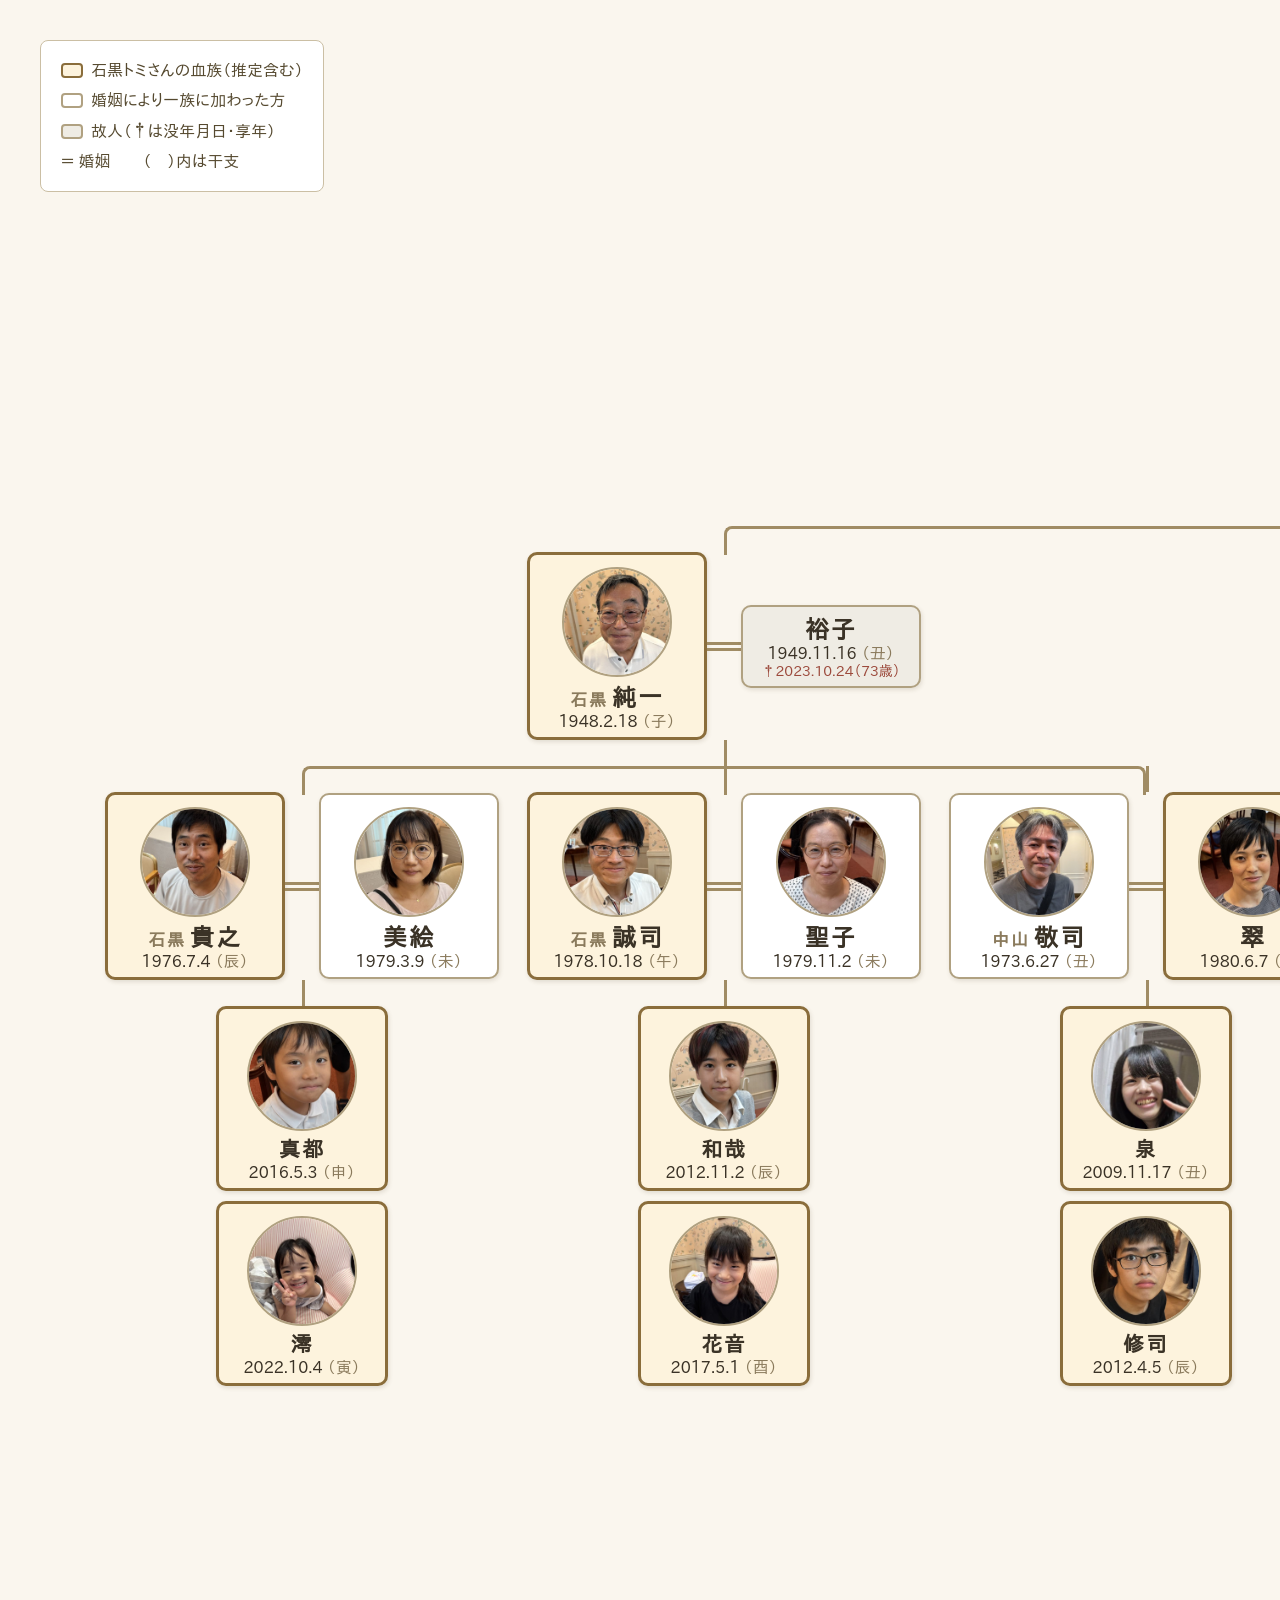
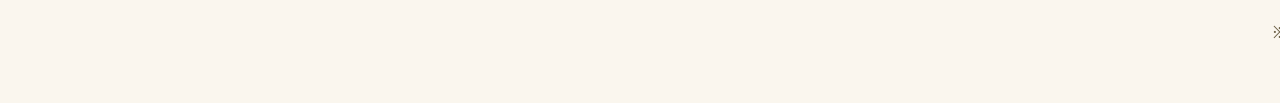
<file: family-tree/family-tree.html>
<!DOCTYPE html>
<html lang="ja">
<head>
<meta charset="UTF-8">
<title>家系図</title>
<style>
  @page { size: 3400px 1710px; margin: 0; }
  * { margin: 0; padding: 0; box-sizing: border-box; }
  body {
    font-family: "IPAPGothic", "IPAGothic", sans-serif;
    background: #faf6ee;
    color: #3a3226;
    width: 3400px;
    padding: 40px 30px 30px;
  }
  h1 {
    text-align: center;
    font-size: 44px;
    letter-spacing: 24px;
    margin-bottom: 6px;
  }
  .subtitle {
    text-align: center;
    font-size: 18px;
    color: #8a7a5c;
    letter-spacing: 4px;
    margin-bottom: 24px;
  }

  /* ---- tree connectors ---- */
  .tree ul {
    display: flex;
    justify-content: center;
    padding-top: 26px;
    position: relative;
    list-style: none;
  }
  /* vertical line dropping from parent to children bus */
  .tree ul::before {
    content: '';
    position: absolute;
    top: 0; left: 50%;
    border-left: 3px solid #a08c64;
    height: 26px;
  }
  .tree li {
    display: flex;
    flex-direction: column;
    align-items: center;
    position: relative;
    padding: 26px 14px 0 14px;
  }
  .tree li::before, .tree li::after {
    content: '';
    position: absolute;
    top: 0; right: 50%;
    border-top: 3px solid #a08c64;
    width: 50%; height: 26px;
  }
  .tree li::after {
    right: auto; left: 50%;
    border-left: 3px solid #a08c64;
  }
  .tree li:only-child::after, .tree li:only-child::before { display: none; }
  .tree li:first-child::before, .tree li:last-child::after { border-top: 0 none; }
  .tree li:last-child::before {
    border-right: 3px solid #a08c64;
    border-radius: 0 8px 0 0;
  }
  .tree li:first-child::after { border-radius: 8px 0 0 0; }
  .tree > ul { padding-top: 0; }
  .tree > ul::before { display: none; }

  /* ---- person cards ---- */
  .person {
    background: #fff;
    border: 2px solid #b0a181;
    border-radius: 10px;
    padding: 10px 14px 8px;
    width: 180px;
    text-align: center;
    box-shadow: 1px 2px 4px rgba(90,75,45,.15);
  }
  .person .photo {
    width: 110px; height: 110px;
    border-radius: 50%;
    object-fit: cover;
    object-position: 50% 35%;
    border: 2px solid #b0a181;
    margin: 2px auto 8px;
    display: block;
  }
  .person .name {
    font-size: 24px;
    font-weight: bold;
    letter-spacing: 2px;
    margin-bottom: 4px;
    white-space: nowrap;
  }
  .person .name .sei { font-size: 17px; color: #8a7a5c; margin-right: 4px; }
  .person .birth { font-size: 16px; white-space: nowrap; }
  .person .eto { color: #8a7a5c; }
  .person .death {
    font-size: 14px;
    color: #9c4a3c;
    margin-top: 3px;
    white-space: nowrap;
  }
  .person .memo {
    font-size: 13px;
    color: #4a6f9c;
    margin-top: 3px;
    white-space: nowrap;
  }
  .blood { border-color: #8a6d3b; border-width: 3px; background: #fdf3dd; }
  .deceased { background: #efece4; }
  .blood.deceased { background: #ece2cc; }

  /* ---- couples ---- */
  .couple { display: flex; align-items: center; }
  .marr {
    width: 34px;
    display: flex; flex-direction: column; align-items: center;
    flex-shrink: 0;
  }
  .marr .dbl {
    width: 100%;
    height: 9px;
    border-top: 3px solid #a08c64;
    border-bottom: 3px solid #a08c64;
  }
  .marr.dashed .dbl { border-top-style: dashed; border-bottom-style: dashed; }
  .marr .mlabel {
    font-size: 12px;
    color: #4a6f9c;
    white-space: nowrap;
    margin-top: 3px;
  }

  /* ---- leaf children shown as vertical stack ---- */
  ul.kids-v {
    display: flex;
    flex-direction: column;
    align-items: center;
    padding-top: 26px;
    position: relative;
    list-style: none;
  }
  ul.kids-v::before {
    content: '';
    position: absolute;
    top: 0; left: 50%;
    border-left: 3px solid #a08c64;
    height: 26px;
  }
  ul.kids-v li { padding: 0 0 10px 0; }
  ul.kids-v li::before, ul.kids-v li::after { display: none; }
  ul.kids-v .person { width: 172px; }
  ul.kids-v .person .name { font-size: 21px; }

  /* legend + notes */
  .legend {
    position: absolute;
    top: 40px; left: 40px;
    font-size: 16px;
    line-height: 1.9;
    background: #fff;
    border: 1px solid #cbbfa4;
    border-radius: 8px;
    padding: 14px 20px;
    color: #55492f;
  }
  .legend .chip {
    display: inline-block;
    width: 22px; height: 15px;
    border-radius: 4px;
    vertical-align: -2px;
    margin-right: 8px;
    border: 2px solid #b0a181;
    background: #fff;
  }
  .legend .chip.b { border-color: #8a6d3b; background: #fdf3dd; }
  .legend .chip.d { background: #efece4; }
  .notes {
    margin-top: 28px;
    font-size: 15px;
    color: #6b5f45;
    line-height: 1.8;
    text-align: center;
  }
</style>
</head>
<body>
<div class="legend">
  <div><span class="chip b"></span>石黒トミさんの血族（推定含む）</div>
  <div><span class="chip"></span>婚姻により一族に加わった方</div>
  <div><span class="chip d"></span>故人（†は没年月日・享年）</div>
  <div>＝ 婚姻　　（　）内は干支</div>
</div>

<h1>家 系 図</h1>
<div class="subtitle">― 誕生日一覧より作成 ―</div>

<div class="tree">
<ul>
<li>
  <div class="person blood deceased">
    <div class="name"><span class="sei">石黒</span>トミ</div>
    <div class="birth">1898.8.24 <span class="eto">（戌）</span></div>
    <div class="death">†1997.1.28（98歳）</div>
  </div>
  <ul>
  <li>
    <div class="couple">
      <div class="person blood deceased">
        <img class="photo" src="photos/kazuo.jpg" alt="">
        <div class="name"><span class="sei">石黒</span>一雄</div>
        <div class="birth">1922.10.29 <span class="eto">（戌）</span></div>
        <div class="death">†2021.8.13（98歳）</div>
      </div>
      <div class="marr"><div class="dbl"></div></div>
      <div class="person deceased">
        <img class="photo" src="photos/shizuko.jpg" alt="">
        <div class="name">静子</div>
        <div class="birth">1924.12.30 <span class="eto">（子）</span></div>
        <div class="death">†2020.8.27（95歳）</div>
      </div>
    </div>
    <ul>
      <!-- ===== 石黒 純一 家 ===== -->
      <li>
        <div class="couple">
          <div class="person blood">
            <img class="photo" src="photos/junichi.jpg" alt="">
            <div class="name"><span class="sei">石黒</span>純一</div>
            <div class="birth">1948.2.18 <span class="eto">（子）</span></div>
          </div>
          <div class="marr"><div class="dbl"></div></div>
          <div class="person deceased">
            <div class="name">裕子</div>
            <div class="birth">1949.11.16 <span class="eto">（丑）</span></div>
            <div class="death">†2023.10.24（73歳）</div>
          </div>
        </div>
        <ul>
          <li>
            <div class="couple">
              <div class="person blood">
                <img class="photo" src="photos/takayuki.jpg" alt="">
                <div class="name"><span class="sei">石黒</span>貴之</div>
                <div class="birth">1976.7.4 <span class="eto">（辰）</span></div>
              </div>
              <div class="marr"><div class="dbl"></div></div>
              <div class="person">
                <img class="photo" src="photos/mie.jpg" alt="">
                <div class="name">美絵</div>
                <div class="birth">1979.3.9 <span class="eto">（未）</span></div>
              </div>
            </div>
            <ul class="kids-v">
              <li><div class="person blood">
                <img class="photo" src="photos/manato.jpg" alt="">
                <div class="name">真都</div>
                <div class="birth">2016.5.3 <span class="eto">（申）</span></div>
              </div></li>
              <li><div class="person blood">
                <img class="photo" src="photos/mio.jpg" alt="">
                <div class="name">澪</div>
                <div class="birth">2022.10.4 <span class="eto">（寅）</span></div>
              </div></li>
            </ul>
          </li>
          <li>
            <div class="couple">
              <div class="person blood">
                <img class="photo" src="photos/seiji.jpg" alt="">
                <div class="name"><span class="sei">石黒</span>誠司</div>
                <div class="birth">1978.10.18 <span class="eto">（午）</span></div>
              </div>
              <div class="marr"><div class="dbl"></div></div>
              <div class="person">
                <img class="photo" src="photos/kiyoko.jpg" alt="">
                <div class="name">聖子</div>
                <div class="birth">1979.11.2 <span class="eto">（未）</span></div>
              </div>
            </div>
            <ul class="kids-v">
              <li><div class="person blood">
                <img class="photo" src="photos/kazuya.jpg" alt="">
                <div class="name">和哉</div>
                <div class="birth">2012.11.2 <span class="eto">（辰）</span></div>
              </div></li>
              <li><div class="person blood">
                <img class="photo" src="photos/kanon.jpg" alt="">
                <div class="name">花音</div>
                <div class="birth">2017.5.1 <span class="eto">（酉）</span></div>
              </div></li>
            </ul>
          </li>
          <li>
            <div class="couple">
              <div class="person">
                <img class="photo" src="photos/keiji.jpg" alt="">
                <div class="name"><span class="sei">中山</span>敬司</div>
                <div class="birth">1973.6.27 <span class="eto">（丑）</span></div>
              </div>
              <div class="marr"><div class="dbl"></div></div>
              <div class="person blood">
                <img class="photo" src="photos/midori.jpg" alt="">
                <div class="name">翠</div>
                <div class="birth">1980.6.7 <span class="eto">（申）</span></div>
              </div>
            </div>
            <ul class="kids-v">
              <li><div class="person blood">
                <img class="photo" src="photos/izumi.jpg" alt="">
                <div class="name">泉</div>
                <div class="birth">2009.11.17 <span class="eto">（丑）</span></div>
              </div></li>
              <li><div class="person blood">
                <img class="photo" src="photos/shuji.jpg" alt="">
                <div class="name">修司</div>
                <div class="birth">2012.4.5 <span class="eto">（辰）</span></div>
              </div></li>
            </ul>
          </li>
        </ul>
      </li>

      <!-- ===== 大東 家 ===== -->
      <li>
        <div class="couple">
          <div class="person">
            <img class="photo" src="photos/dan.jpg" alt="">
            <div class="name"><span class="sei">大東</span>断</div>
            <div class="birth">1947.7.19 <span class="eto">（亥）</span></div>
          </div>
          <div class="marr"><div class="dbl"></div></div>
          <div class="person blood">
            <img class="photo" src="photos/tomoko.jpg" alt="">
            <div class="name">知子</div>
            <div class="birth">1950.11.9 <span class="eto">（寅）</span></div>
          </div>
        </div>
        <ul>
          <li>
            <div class="couple">
              <div class="person">
                <img class="photo" src="photos/takeshi.jpg" alt="">
                <div class="name"><span class="sei">坂本</span>武</div>
                <div class="birth">1971.6.11 <span class="eto">（亥）</span></div>
              </div>
              <div class="marr"><div class="dbl"></div></div>
              <div class="person blood deceased">
                <img class="photo" src="photos/yoko.jpg" alt="">
                <div class="name">葉子</div>
                <div class="birth">1973.4.11 <span class="eto">（丑）</span></div>
                <div class="death">†2026.4.2（52歳）</div>
              </div>
            </div>
            <ul class="kids-v">
              <li><div class="person blood">
                <img class="photo" src="photos/minori.jpg" alt="">
                <div class="name">美乃莉</div>
                <div class="birth">2002.8.19 <span class="eto">（午）</span></div>
              </div></li>
              <li><div class="person blood">
                <img class="photo" src="photos/takuma.jpg" alt="">
                <div class="name">拓馬</div>
                <div class="birth">2005.12.5 <span class="eto">（酉）</span></div>
              </div></li>
            </ul>
          </li>
          <li>
            <div class="couple">
              <div class="person blood">
                <img class="photo" src="photos/tetsuya.jpg" alt="">
                <div class="name"><span class="sei">大東</span>徹也</div>
                <div class="birth">1975.7.19 <span class="eto">（卯）</span></div>
              </div>
              <div class="marr"><div class="dbl"></div></div>
              <div class="person">
                <img class="photo" src="photos/kumi.jpg" alt="">
                <div class="name">久美</div>
                <div class="birth">1976.5.30 <span class="eto">（辰）</span></div>
              </div>
            </div>
            <ul class="kids-v">
              <li><div class="person blood">
                <img class="photo" src="photos/kiki.jpg" alt="">
                <div class="name">希妃</div>
                <div class="birth">2003.12.18 <span class="eto">（未）</span></div>
              </div></li>
            </ul>
          </li>
          <li>
            <div class="couple">
              <div class="person blood">
                <img class="photo" src="photos/miho.jpg" alt="">
                <div class="name"><span class="sei">大東</span>美穂</div>
                <div class="birth">1978.5.10 <span class="eto">（午）</span></div>
                <div class="memo">2025.5.23 中島姓に</div>
              </div>
              <div class="marr dashed"><div class="dbl"></div></div>
              <div class="person">
                <div class="name"><span class="sei">中島</span>陽介</div>
                <div class="birth">1978.10.11 <span class="eto">（午）</span></div>
              </div>
            </div>
            <ul class="kids-v">
              <li><div class="person blood">
                <img class="photo" src="photos/aika.jpg" alt="">
                <div class="name">愛果</div>
                <div class="birth">2014.1.24 <span class="eto">（午）</span></div>
              </div></li>
              <li><div class="person blood">
                <img class="photo" src="photos/aoya.jpg" alt="">
                <div class="name">蒼弥</div>
                <div class="birth">2015.9.17 <span class="eto">（未）</span></div>
              </div></li>
            </ul>
          </li>
        </ul>
      </li>

      <!-- ===== 露口 家 ===== -->
      <li>
        <div class="couple">
          <div class="person">
            <img class="photo" src="photos/yoichiro.jpg" alt="">
            <div class="name"><span class="sei">露口</span>洋一郎</div>
            <div class="birth">1953.11.9 <span class="eto">（巳）</span></div>
          </div>
          <div class="marr"><div class="dbl"></div></div>
          <div class="person blood">
            <img class="photo" src="photos/mariko.jpg" alt="">
            <div class="name">真理子</div>
            <div class="birth">1953.8.6 <span class="eto">（巳）</span></div>
          </div>
        </div>
        <ul>
          <li>
            <div class="couple">
              <div class="person blood">
                <img class="photo" src="photos/shinji.jpg" alt="">
                <div class="name"><span class="sei">露口</span>信二</div>
                <div class="birth">1986.12.8 <span class="eto">（寅）</span></div>
              </div>
              <div class="marr"><div class="dbl"></div></div>
              <div class="person">
                <img class="photo" src="photos/shiori.jpg" alt="">
                <div class="name">紫緒里</div>
                <div class="birth">1980.12.26 <span class="eto">（申）</span></div>
              </div>
            </div>
            <ul class="kids-v">
              <li><div class="person blood">
                <img class="photo" src="photos/yuiha.jpg" alt="">
                <div class="name">結羽</div>
                <div class="birth">2001.11.23 <span class="eto">（巳）</span></div>
              </div></li>
              <li><div class="person blood">
                <img class="photo" src="photos/rinne.jpg" alt="">
                <div class="name">凛音</div>
                <div class="birth">2004.10.3 <span class="eto">（申）</span></div>
              </div></li>
              <li><div class="person blood">
                <img class="photo" src="photos/aoba.jpg" alt="">
                <div class="name">碧葉</div>
                <div class="birth">2013.11.29 <span class="eto">（巳）</span></div>
              </div></li>
            </ul>
          </li>
          <li>
            <div class="person blood">
              <img class="photo" src="photos/hiroaki.jpg" alt="">
              <div class="name"><span class="sei">露口</span>洋暁</div>
              <div class="birth">1982.3.23 <span class="eto">（戌）</span></div>
            </div>
          </li>
        </ul>
      </li>
    </ul>
  </li>
  </ul>
</li>
</ul>
</div>

<div class="notes">
  ※ 石黒トミ－一雄の親子関係、および知子・真理子が一雄・静子夫妻の子（純一のきょうだい）である点は、一覧表の並びからの推定です。<br>
  ※ 大東美穂は2025.5.23に中島陽介と婚姻し中島姓となっています（愛果・蒼弥の続柄は原本の記載に基づき美穂の子として記載）。
</div>
</body>
</html>
</file>
